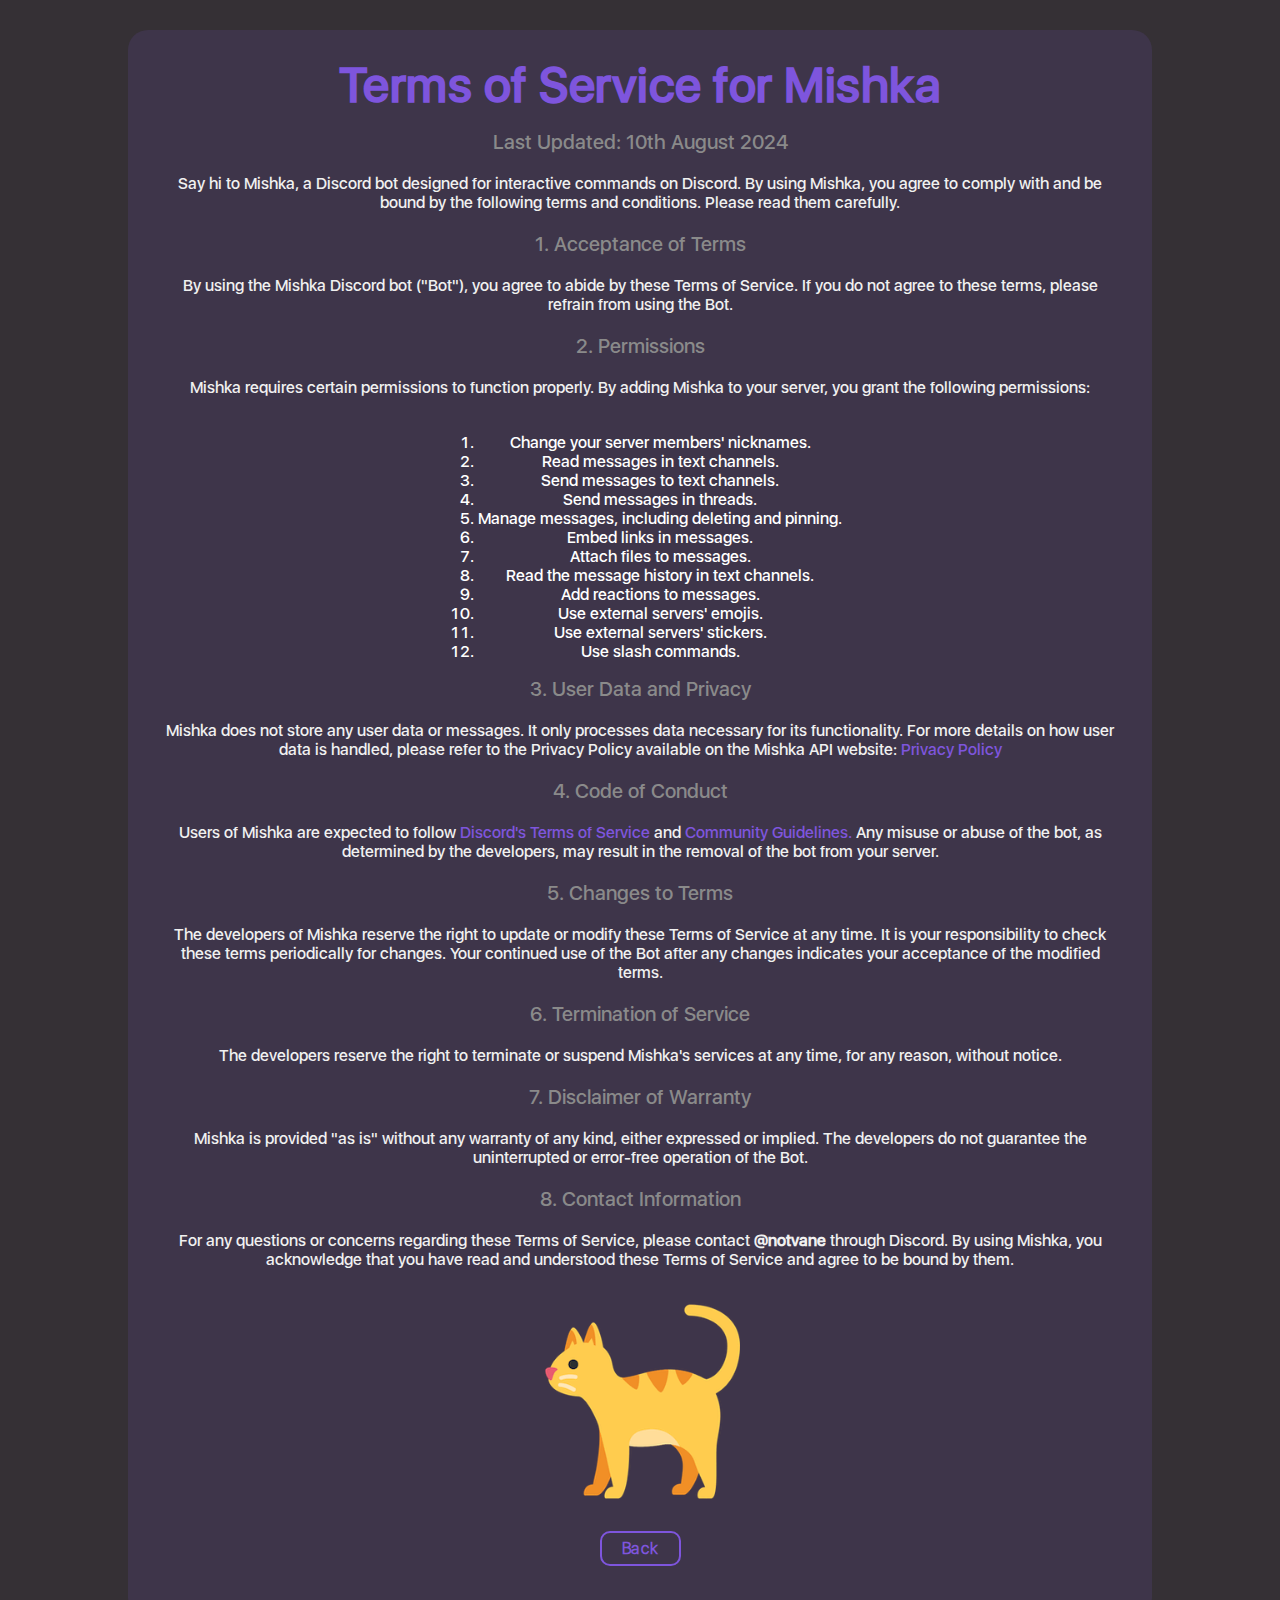
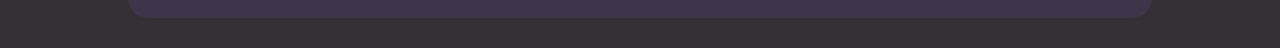
<file: terms-of-service.html>
<!DOCTYPE html>
<html lang="en">
<head>
    <meta charset="UTF-8">
    <meta name="viewport" content="width=device-width, initial-scale=1.0">
    <link rel="stylesheet" href="./assets/stylesheets/main.css">
    <link rel="icon" href="favicon.ico" type="image/x-icon">
    <title>Terms of Service | Mishka</title>
</head>
<body>
    <div class="container">
        <h1>Terms of Service for Mishka</h1>
        <h2>Last Updated: 10th August 2024</h2>
        <p>Say hi to Mishka, a Discord bot designed for interactive commands on Discord.
            By using Mishka, you agree to comply with and be bound by the following terms and conditions.
            Please read them carefully.</p>
        <h2>1. Acceptance of Terms</h2>
        <p>By using the Mishka Discord bot ("Bot"), you agree to abide by these Terms of Service.
            If you do not agree to these terms, please refrain from using the Bot.</p>
        <h2>2. Permissions</h2>
        <p>Mishka requires certain permissions to function properly. 
            By adding Mishka to your server, you grant the following permissions:</p>
        <ol>
            <li>Change your server members' nicknames.</li>
            <li>Read messages in text channels.</li>
            <li>Send messages to text channels.</li>
            <li>Send messages in threads.</li>
            <li>Manage messages, including deleting and pinning.</li>
            <li>Embed links in messages.</li>
            <li>Attach files to messages.</li>
            <li>Read the message history in text channels.</li>
            <li>Add reactions to messages.</li>
            <li>Use external servers' emojis.</li>
            <li>Use external servers' stickers.</li>
            <li>Use slash commands.</li>
        </ol>
        <h2>3. User Data and Privacy</h2>
        <p>Mishka does not store any user data or messages. 
            It only processes data necessary for its functionality. 
            For more details on how user data is handled, please refer to the Privacy Policy available on the Mishka API website: <a href="https://kabukzdev.github.io/Mana/privacy-policy">Privacy Policy</a></p>
        <h2>4. Code of Conduct</h2>
        <p>Users of Mishka are expected to follow <a href="https://discord.com/terms">Discord's Terms of Service</a> and <a href="https://discord.com/guidelines">Community Guidelines.</a> 
            Any misuse or abuse of the bot, as determined by the developers, may result in the removal of the bot from your server.</p>
        <h2>5. Changes to Terms</h2>
        <p>The developers of Mishka reserve the right to update or modify these Terms of Service at any time. 
            It is your responsibility to check these terms periodically for changes. 
            Your continued use of the Bot after any changes indicates your acceptance of the modified terms.</p>
        <h2>6. Termination of Service</h2>
        <p>The developers reserve the right to terminate or suspend Mishka's services at any time, for any reason, without notice.</p>
        <h2>7. Disclaimer of Warranty</h2>
        <p>Mishka is provided "as is" without any warranty of any kind, either expressed or implied. The developers do not guarantee the uninterrupted or error-free operation of the Bot.</p>
        <h2>8. Contact Information</h2>
        <p>For any questions or concerns regarding these Terms of Service, please contact <strong>@notvane</strong> through Discord.
            By using Mishka, you acknowledge that you have read and understood these Terms of Service and agree to be bound by them.</p>
        <img src="/assets/images/catemoji.png" alt="Mishka" width="200" height="200">
        <div class="github-buttons">
            <a href="/mishka" class="github-button">Back</a>
        </div>
    </div>
</body>
</html>
</file>
<file: assets/stylesheets/main.css>
@font-face {
    font-family: 'San Francisco';
    src: url(../../assets/fonts/SFDisplay.otf);
}

@font-face {
    font-family: 'San Francisco Thin';
    src: url(../../assets/fonts/SFDisplayThin.ttf);
}

:root {
    --accent: #7e55dd;
    --bc: #353035;
    --hover: #6443af;
    --container: #7e55dd20;
}

body, h1, h2, p, ul {
    margin: 0;
    padding: 0;
}

body {
    font-family: 'San Francisco', sans-serif;
    display: flex;
    flex-direction: column;
    align-items: center;
    justify-content: center;
    min-height: 100vh;
    background-color: var(--bc);
    color: #ffffff;
}

h1 {
    font-size: 48px;
    font-weight: 700;
    letter-spacing: 0.5px;
    line-height: 50px;
    color: var(--accent);
    margin-bottom: 20px;
}

.github-buttons {
    margin: 30px 0;
}

.github-button {
    font-family: 'San Francisco Thin', sans-serif;
    letter-spacing: 0.5px;
    padding: 6px 20px;
    font-size: 16px;
    font-weight: 600;
    text-align: center;
    text-decoration: none;
    color: var(--accent);
    background-color: transparent;
    border: 2px solid var(--accent);
    border-radius: 10px;
    cursor: pointer;
    transition: background-color 0.3s, color 0.3s;
    margin: 0;
}

.github-button:hover {
    background-color: var(--accent);
    color: #ffffff;
}

img {
    margin: 10px;
}

.container {
    background: var(--container);
    display: flex;
    margin: 30px 10%;
    padding: 30px;
    border-radius: 20px;
    flex-direction: column;
    align-items: center;
    text-align: center;
}

a {
    color: var(--accent);
    text-decoration: none;
}

p {
    font-size: 16px;
    font-weight: 400;
    color: #f0f0f0;
    margin-bottom: 20px;
}

h2 {
    font-size: 20px;
    font-weight: 550;
    color: #8a8a8a;
    margin-bottom: 20px;
}

header {
    background: transparent;
}
</file>
